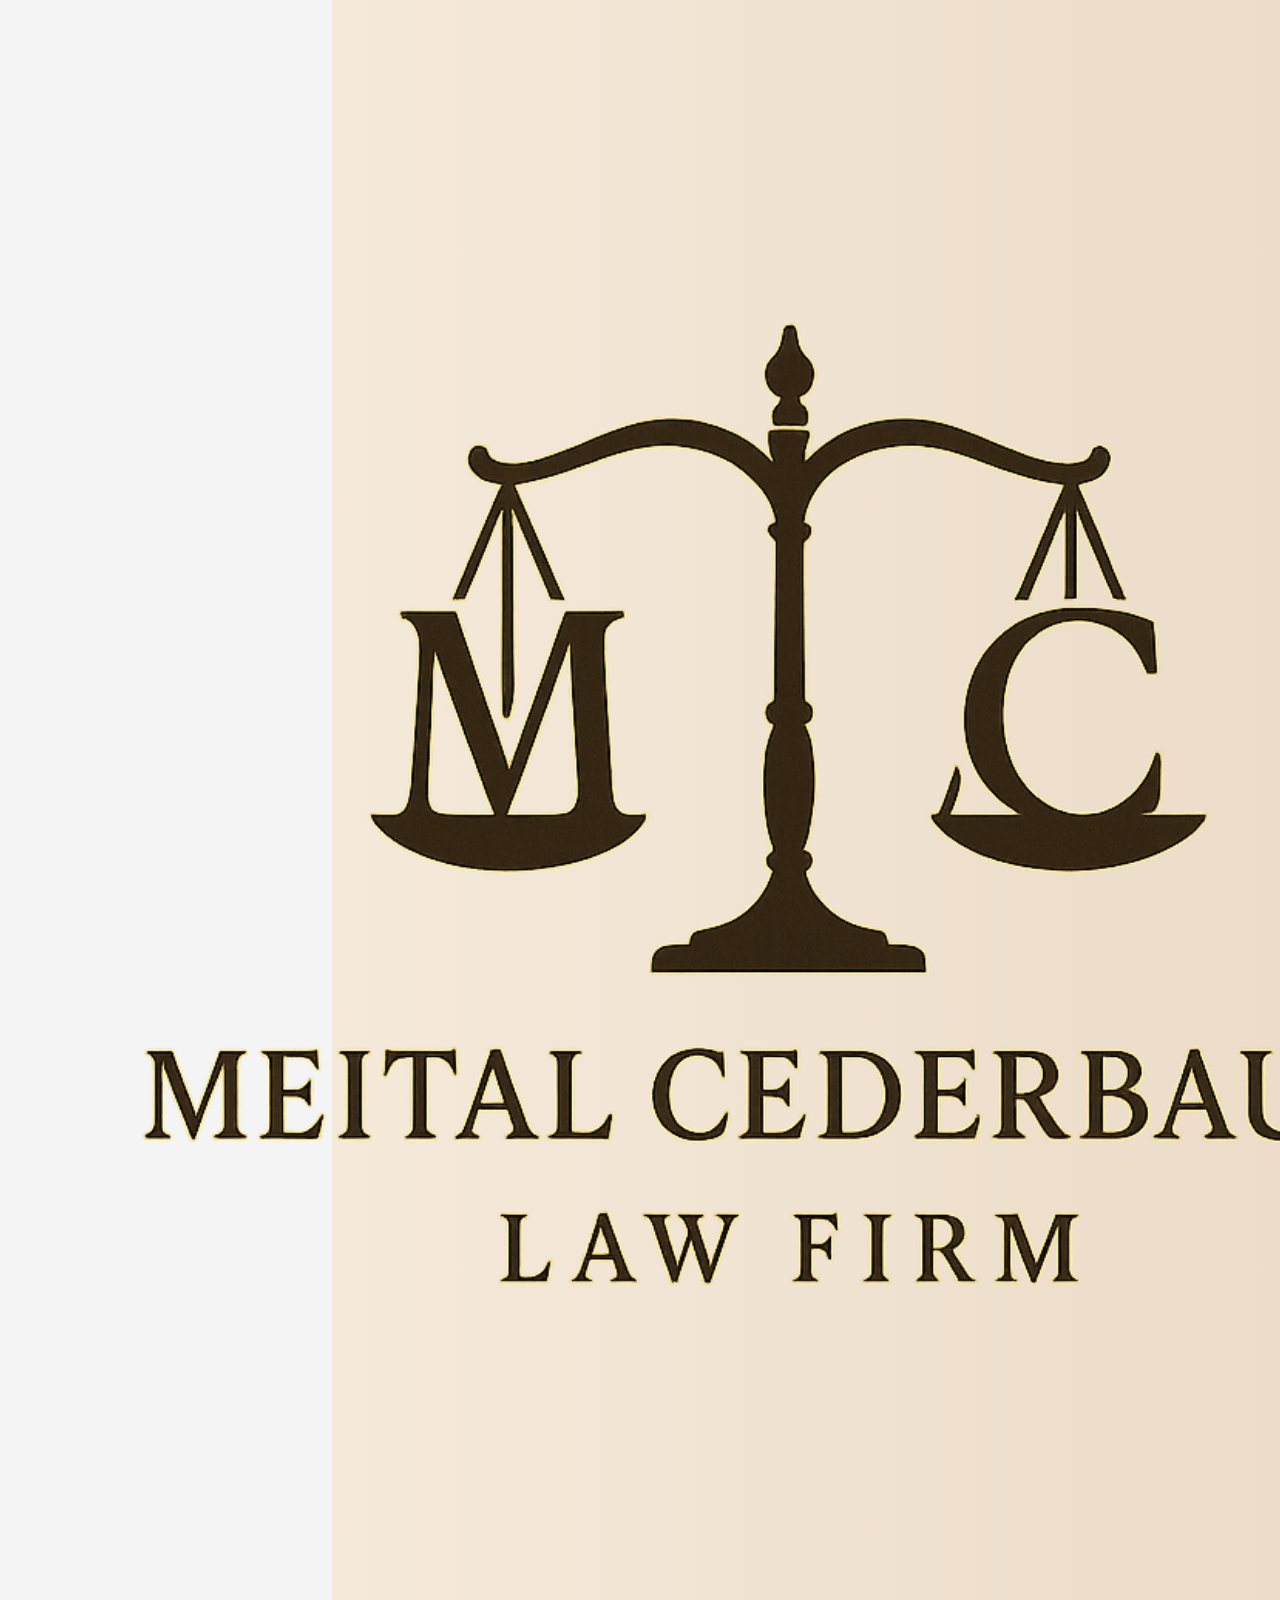
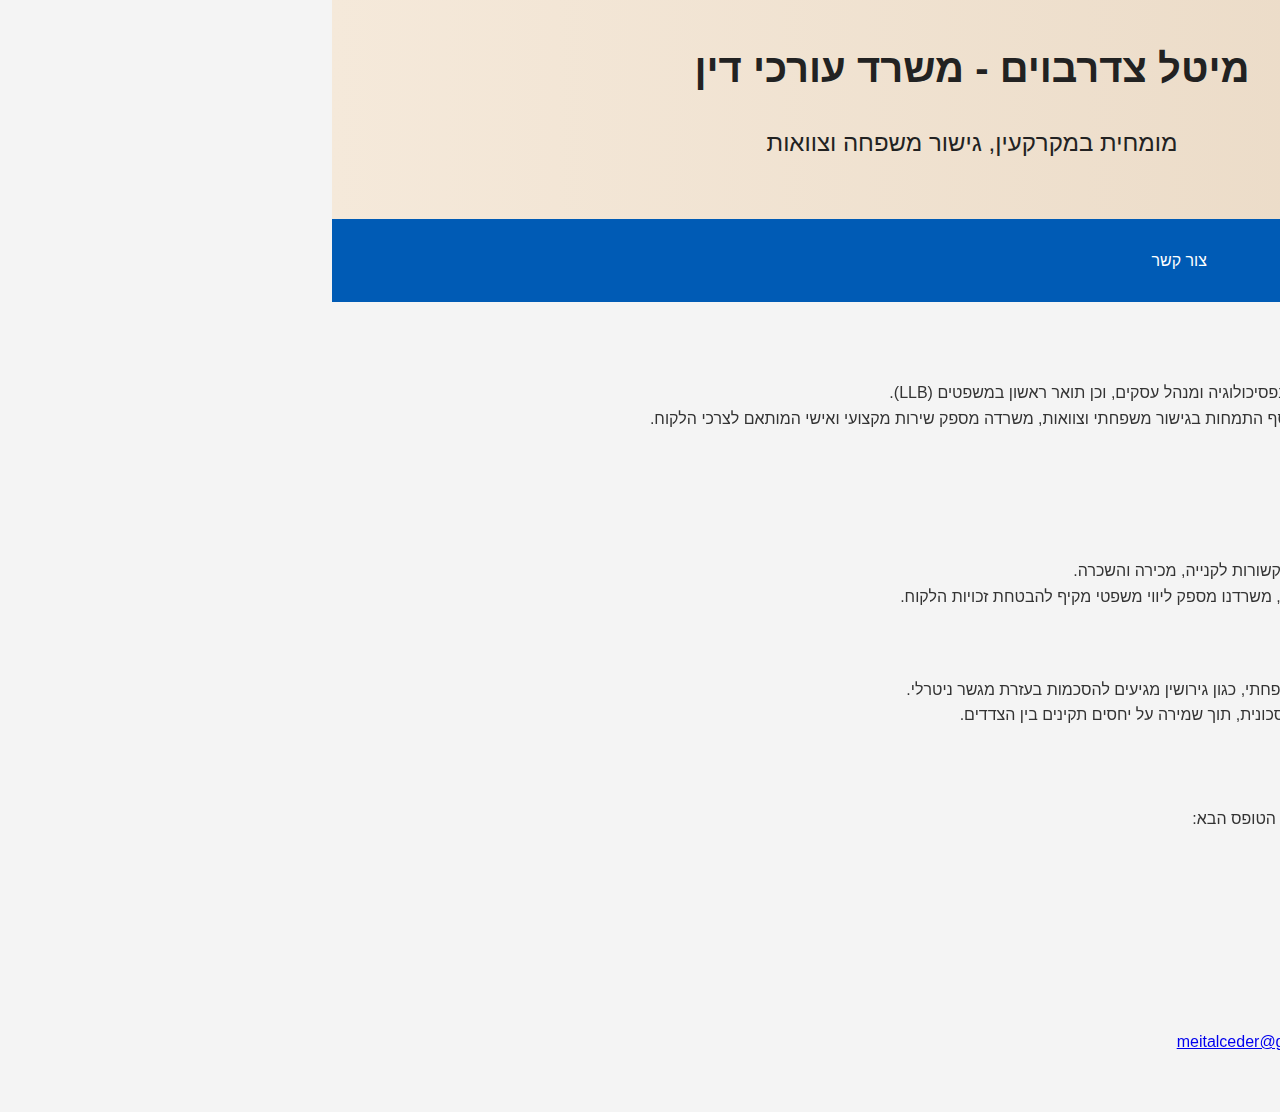
<file: index.html>
<!DOCTYPE html>
<html lang="he" dir="rtl">
<head>
    <meta charset="UTF-8">
    <meta name="viewport" content="width=device-width, initial-scale=1.0">
    <meta name="description" content="עו&quot;ד מיטל צדרבוים - עורכת דין המתמחה בנדלן שירותי משפט אמינים ומקצועיים.">
    <meta name="keywords" content="עו&quot;ד, צדרבוים, עורכת דין, משרד עורכי דין, משפט">
    <title>עו"ד מיטל צדרבוים - נדל"ן, גישור משפחה וצוואות</title>
	<link rel="stylesheet" href="style.css">
</head>
<body>
    <header>
		<img class="logo" src="meital_law_logo2.png" alt="לוגו משרד עו״ד מיטל צדרבוים">
		<h1 class="main-title">מיטל צדרבוים - משרד עורכי דין</h1>
		<p class="subtitle">מומחית במקרקעין, גישור משפחה וצוואות</p>
	</header>		
    <nav>
        <a href="#home">בית</a>
        <a href="#about">אודות</a>
        <a href="#services">שירותים</a>
        <a href="#contact">צור קשר</a>
    </nav>
    <div class="container">
        <div id="about" class="section">
            <h2>אודות עו"ד מיטל צדרבוים</h2>
	    <p> עו"ד מיטל צדרבוים הינה בעלת תואר ראשון (BA) בפסיכולוגיה ומנהל עסקים, וכן תואר ראשון במשפטים (LLB). <br> עם ניסיון של מעל 13 שנה בתחום המקרקעין, ובנוסף התמחות בגישור משפחתי וצוואות, משרדה מספק שירות מקצועי ואישי המותאם לצרכי הלקוח. <p>        </div>
        <div id="services" class="section">
            <h2>שירותים משפטיים</h2>
            <h3>מקרקעין</h3>
            <p>עסקאות מקרקעין כוללות מגוון פעולות משפטיות הקשורות לקנייה, מכירה והשכרה. <br>בין אם מדובר ברכישת דירות יד שניה, עריכת חוזים, משרדנו מספק ליווי משפטי מקיף להבטחת זכויות הלקוח.</p>
            <h3>גישור בענייני משפחה</h3>
            <p>גישור משפחתי הוא תהליך שבו צדדים בסכסוך משפחתי, כגון גירושין מגיעים להסכמות בעזרת מגשר ניטרלי. <br>התהליך מאפשר פתרון סכסוכים בצורה מכבדת וחסכונית, תוך שמירה על יחסים תקינים בין הצדדים.</p>
        </div>
        <div id="contact" class="section">
            <h2>צור קשר</h2>
            <p>ליצירת קשר עם עו"ד מיטל צדרבוים, אנא מלאו את הטופס הבא:</p>
            <div class="contact-form">
                <div>
                    <label for="name">שם מלא:</label>
                    <input type="text" id="name" name="name" required>
                </div>
                <div>
                    <label for="email">דוא"ל:</label>
                    <input type="email" id="email" name="email" required>
                </div>
                <div>
                    <label for="message">הודעה:</label>
                    <textarea id="message" name="message" rows="5" required></textarea>
                </div>
                <button onclick="sendEmail()">שלח</button>
            </div>
        </div>
    </div>
    <footer>
        <p>צרו קשר: טלפון: <a href="tel:0545444575">054-5444575</a> | דוא"ל: <a href="mailto:meitalceder@gmail.com">meitalceder@gmail.com</a></p>
        <p>&copy; 2025 עו"ד מיטל צדרבוים. כל הזכויות שמורות.</p>
    </footer>
    <script>
        function sendEmail() {
            const name = document.getElementById('name').value;
            const email = document.getElementById('email').value;
            const message = document.getElementById('message').value;
            const subject = encodeURIComponent(`פנייה מאתר עו"ד מיטל צדרבוים`);
            const body = encodeURIComponent(`שם: ${name}\nדוא"ל: ${email}\n\nהודעה:\n${message}`);
            window.location.href = `mailto:meitalceder@gmail.com?subject=${subject}&body=${body}`;
        }
    </script>
</body>
</html>
</file>
<file: style.css>
body {
	font-family: Arial, sans-serif;
	margin: 0;
	padding: 0;
	background-color: #f4f4f4;
	color: #333;
	line-height: 1.6;
}
header {
	background: linear-gradient(90deg, #F5E9DA 0%, #E9D8C3 100%);
	color: #222;
	text-align: center;
	padding: 2em;
}
header h1 {
	margin: 0;
	font-size: 2.5em;
}
.logo {
	width: 150px;
	height: auto;
	margin-bottom: 1em;
  	width: 130%;
	height: auto;
}
.main-title {
    font-size: 2.5em;  /* Adjust as needed */
}
@media (max-width: 600px) {
  .main-title {
    font-size: 20px; /* or try 1.2em, 20px, etc. */
    white-space: nowrap; /* Prevent breaking into multiple lines */
  }
}
.subtitle {
    font-size: 1.5em;  /* Adjust as needed */
}
nav {
	background-color: #005bb5;
	padding: 1em;
	display: flex;
  	flex-wrap: nowrap;
  	overflow-x: auto;
  	white-space: nowrap;
  	gap: 1em;
}
nav a {
	color: white;
	text-decoration: none;
	margin: 0 1em;
  	display: inline-block;
  	padding: 0.8em 1em;
  	font-size: 1em;	
}
@media (max-width: 600px) {
  nav a {
    font-size: 0.9em;
    padding: 0.5em 0.3em;
}
nav a:hover {
	text-decoration: underline;
}
.container {
	max-width: 1200px;
	margin: 0 auto;
	padding: 2em;
}
.section {
	background-color: white;
	padding: 2em;
	margin-bottom: 2em;
	border-radius: 8px;
	box-shadow: 0 0 10px rgba(0,0,0,0.1);
}
h2 {
	color: #004aad;
}
.contact-form {
	max-width: 600px;
	margin: 0 auto;
}
.contact-form label {
	display: block;
	margin-bottom: 0.5em;
	font-weight: bold;
}
.contact-form input, .contact-form textarea {
	width: 100%;
	padding: 0.5em;
	margin-bottom: 1em;
	border: 1px solid #ccc;
	border-radius: 4px;
}
.contact-form button {
	background-color: #004aad;
	color: white;
	padding: 0.75em 1.5em;
	border: none;
	border-radius: 4px;
	cursor: pointer;
}
.contact-form button:hover {
	background-color: #005bb5;
}
footer {
	background: linear-gradient(90deg, #F5E9DA 0%, #E9D8C3 100%);
	color: white;
	text-align: center;
	padding: 1em;
	position: relative;
	bottom: 0;
	width: 100%;
}
</file>
